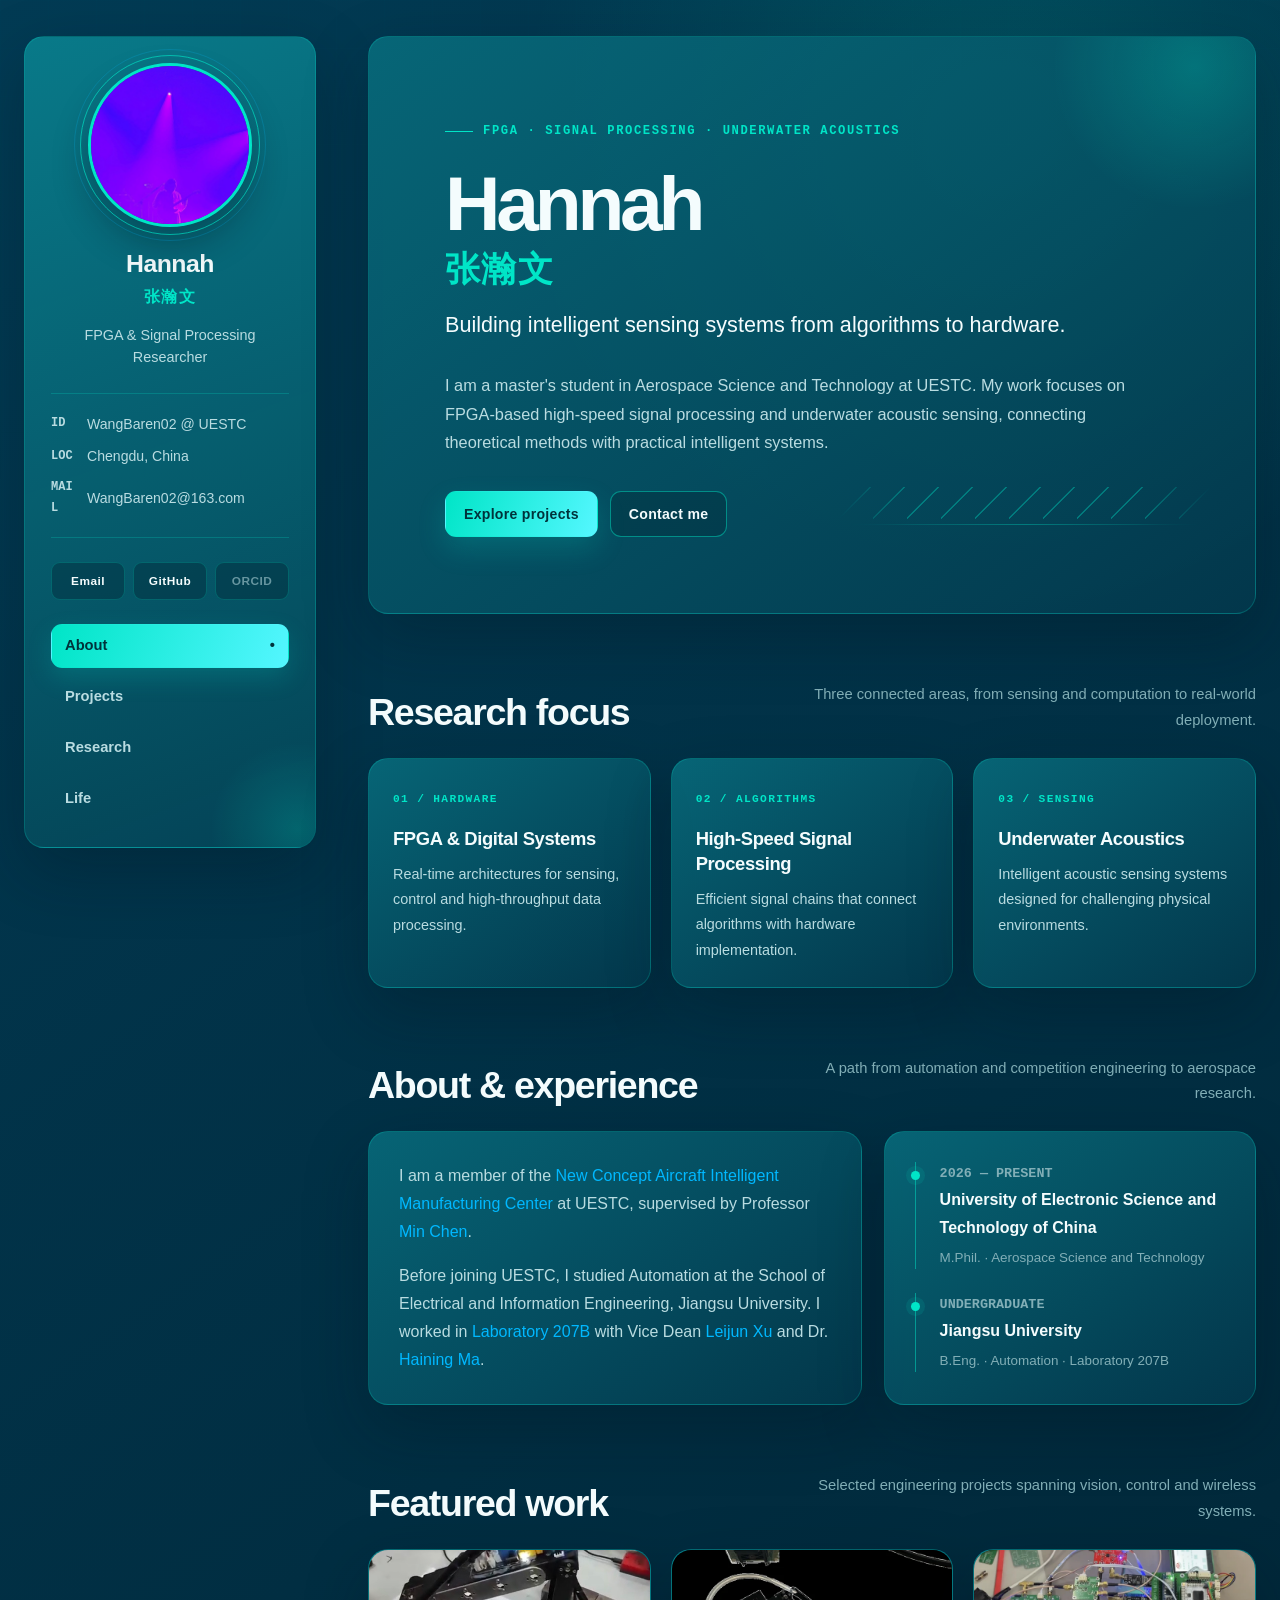
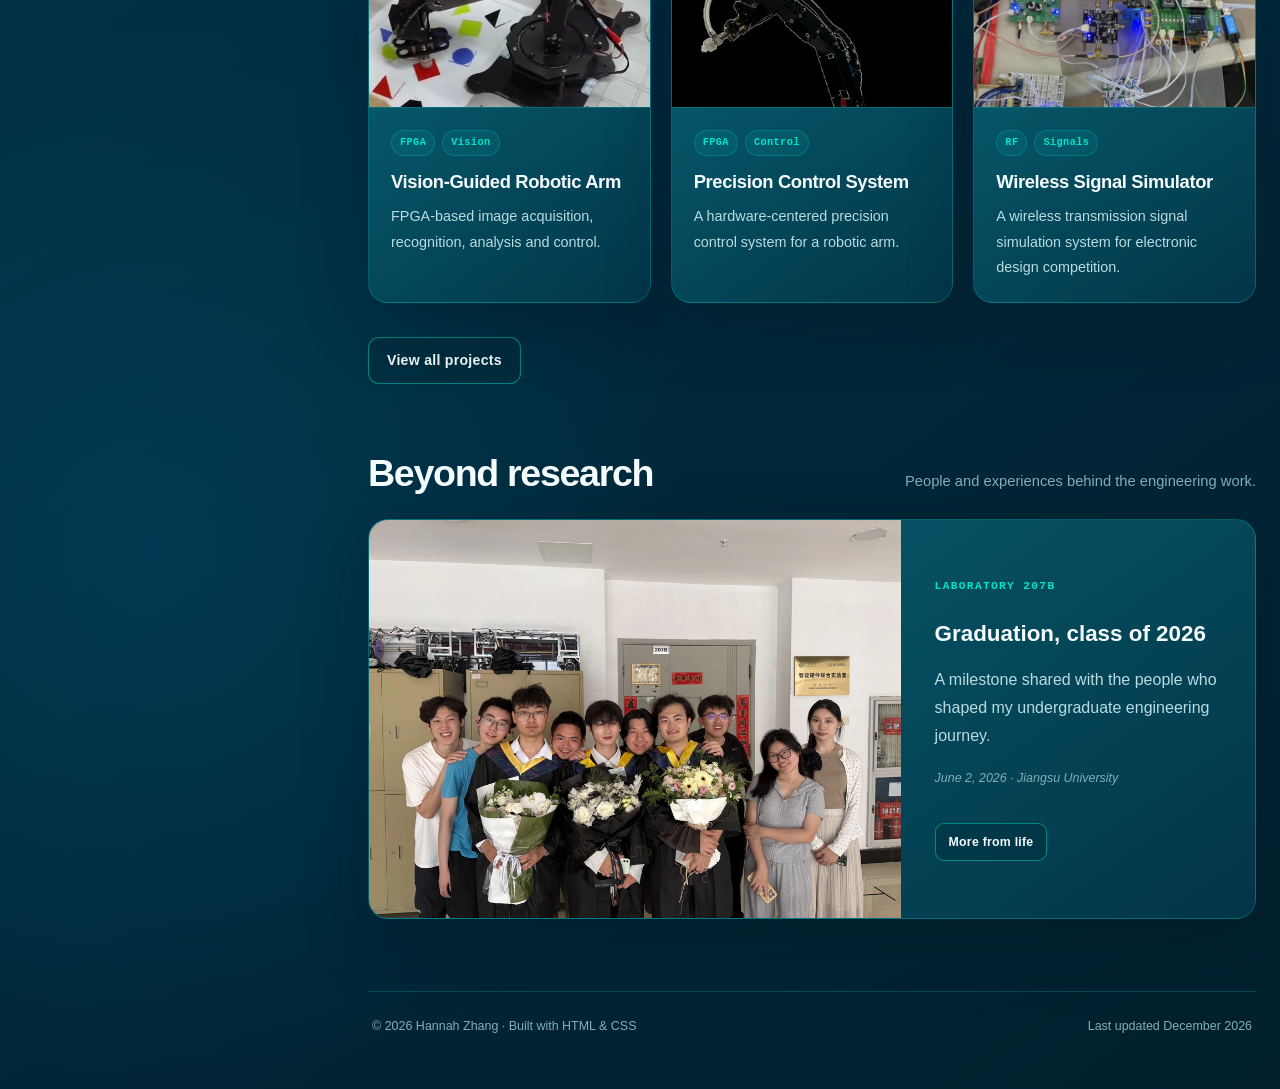
<file: index.html>
<!doctype html>
<html lang="en">
<head>
    <meta charset="utf-8">
    <meta name="viewport" content="width=device-width, initial-scale=1">
    <meta name="description" content="Hannah Zhang's academic homepage: FPGA systems, high-speed signal processing and underwater acoustics.">
    <meta name="theme-color" content="#023b54">
    <meta property="og:title" content="Hannah Zhang | FPGA & Signal Processing">
    <meta property="og:description" content="Research, engineering projects and selected interests from Hannah Zhang.">
    <meta property="og:type" content="website">
    <meta property="og:url" content="https://wangbaren02.github.io/">
    <meta property="og:image" content="https://wangbaren02.github.io/figure/Hannah.jpg">
    <link rel="canonical" href="https://wangbaren02.github.io/">
    <link rel="icon" type="image/jpeg" href="figure/Hannah.jpg">
    <link rel="stylesheet" href="assets/css/site.css">
    <script src="assets/js/site.js" defer></script>
    <title>Hannah Zhang | FPGA & Signal Processing</title>
</head>
<body>
    <a class="skip-link" href="#main-content">Skip to content</a>

    <div class="site-shell">
        <aside class="sidebar" aria-label="Profile and site navigation">
            <div class="profile">
                <div class="avatar-wrap">
                    <img class="avatar" src="figure/Hannah.jpg" decoding="async" fetchpriority="high" alt="Hannah Zhang's purple-toned profile image">
                </div>
                <h2 class="profile-name">Hannah</h2>
                <p class="profile-name-cn" lang="zh-CN">张瀚文</p>
                <p class="profile-role">FPGA &amp; Signal Processing Researcher</p>
            </div>

            <div class="sidebar-details">
                <ul class="profile-meta">
                    <li><span class="meta-mark" aria-hidden="true">ID</span><span>WangBaren02 @ UESTC</span></li>
                    <li><span class="meta-mark" aria-hidden="true">LOC</span><span>Chengdu, China</span></li>
                    <li><span class="meta-mark" aria-hidden="true">MAIL</span><a href="mailto:WangBaren02@163.com">WangBaren02@163.com</a></li>
                </ul>

                <div class="social-row" aria-label="External profiles">
                    <a class="social-link" href="mailto:WangBaren02@163.com">Email</a>
                    <a class="social-link" href="https://github.com/WangBaren02" target="_blank" rel="noopener noreferrer">GitHub</a>
                    <span class="social-link is-disabled" aria-disabled="true" title="ORCID profile will be added later">ORCID</span>
                </div>

                <nav class="navigation" aria-label="Primary navigation">
                    <a class="active" href="index.html" aria-current="page">About</a>
                    <a href="projects.html">Projects</a>
                    <a href="research.html">Research</a>
                    <a href="life.html">Life</a>
                </nav>
            </div>
        </aside>

        <main class="content" id="main-content">
            <header class="hero">
                <p class="eyebrow">FPGA · Signal Processing · Underwater Acoustics</p>
                <h1>Hannah <span lang="zh-CN">张瀚文</span></h1>
                <p class="hero-lead">Building intelligent sensing systems from algorithms to hardware.</p>
                <p class="hero-copy">
                    I am a master's student in Aerospace Science and Technology at UESTC. My work focuses on
                    FPGA-based high-speed signal processing and underwater acoustic sensing, connecting
                    theoretical methods with practical intelligent systems.
                </p>
                <div class="hero-actions">
                    <a class="button" href="projects.html">Explore projects</a>
                    <a class="button secondary" href="mailto:WangBaren02@163.com">Contact me</a>
                </div>
            </header>

            <section class="section" aria-labelledby="focus-title">
                <div class="section-heading">
                    <h2 id="focus-title">Research focus</h2>
                    <p>Three connected areas, from sensing and computation to real-world deployment.</p>
                </div>
                <div class="focus-grid">
                    <article class="card focus-card">
                        <span class="card-index">01 / Hardware</span>
                        <h3>FPGA &amp; Digital Systems</h3>
                        <p>Real-time architectures for sensing, control and high-throughput data processing.</p>
                    </article>
                    <article class="card focus-card">
                        <span class="card-index">02 / Algorithms</span>
                        <h3>High-Speed Signal Processing</h3>
                        <p>Efficient signal chains that connect algorithms with hardware implementation.</p>
                    </article>
                    <article class="card focus-card">
                        <span class="card-index">03 / Sensing</span>
                        <h3>Underwater Acoustics</h3>
                        <p>Intelligent acoustic sensing systems designed for challenging physical environments.</p>
                    </article>
                </div>
            </section>

            <section class="section" aria-labelledby="about-title">
                <div class="section-heading">
                    <h2 id="about-title">About &amp; experience</h2>
                    <p>A path from automation and competition engineering to aerospace research.</p>
                </div>
                <div class="about-grid">
                    <div class="card about-copy">
                        <p>
                            I am a member of the
                            <a href="https://www.iaa.uestc.edu.cn/info/1049/5907.htm" target="_blank" rel="noopener noreferrer">New Concept Aircraft Intelligent Manufacturing Center</a>
                            at UESTC, supervised by Professor
                            <a href="https://www.iaa.uestc.edu.cn/info/1089/4755.htm" target="_blank" rel="noopener noreferrer">Min Chen</a>.
                        </p>
                        <p>
                            Before joining UESTC, I studied Automation at the School of Electrical and Information
                            Engineering, Jiangsu University. I worked in
                            <a href="https://207b-eie-ujs.github.io/" target="_blank" rel="noopener noreferrer">Laboratory 207B</a>
                            with Vice Dean
                            <a href="https://eie.ujs.edu.cn/info/1149/13433.htm" target="_blank" rel="noopener noreferrer">Leijun Xu</a>
                            and Dr.
                            <a href="http://dqxnfz.ujs.edu.cn/t/8.html" target="_blank" rel="noopener noreferrer">Haining Ma</a>.
                        </p>
                    </div>
                    <div class="card timeline-wrap">
                        <div class="timeline">
                            <article class="timeline-item">
                                <p class="timeline-year">2026 — PRESENT</p>
                                <h3>University of Electronic Science and Technology of China</h3>
                                <p>M.Phil. · Aerospace Science and Technology</p>
                            </article>
                            <article class="timeline-item">
                                <p class="timeline-year">UNDERGRADUATE</p>
                                <h3>Jiangsu University</h3>
                                <p>B.Eng. · Automation · Laboratory 207B</p>
                            </article>
                        </div>
                    </div>
                </div>
            </section>

            <section class="section" aria-labelledby="featured-title">
                <div class="section-heading">
                    <h2 id="featured-title">Featured work</h2>
                    <p>Selected engineering projects spanning vision, control and wireless systems.</p>
                </div>
                <div class="featured-grid">
                    <article class="card featured-card">
                        <div class="featured-media">
                            <img class="featured-image" src="figure/c6.png" loading="lazy" decoding="async" alt="FPGA vision-guided robotic arm project">
                        </div>
                        <div class="featured-body">
                            <div class="featured-meta"><span class="tag">FPGA</span><span class="tag">Vision</span></div>
                            <h3>Vision-Guided Robotic Arm</h3>
                            <p>FPGA-based image acquisition, recognition, analysis and control.</p>
                        </div>
                    </article>
                    <article class="card featured-card">
                        <div class="featured-media">
                            <img class="featured-image" src="figure/c3-886.webp"
                                 srcset="figure/c3-720.webp 720w, figure/c3-886.webp 886w"
                                 sizes="(max-width: 760px) 100vw, 33vw"
                                 loading="lazy" decoding="async"
                                 alt="FPGA precision robotic arm control project">
                        </div>
                        <div class="featured-body">
                            <div class="featured-meta"><span class="tag">FPGA</span><span class="tag">Control</span></div>
                            <h3>Precision Control System</h3>
                            <p>A hardware-centered precision control system for a robotic arm.</p>
                        </div>
                    </article>
                    <article class="card featured-card">
                        <div class="featured-media">
                            <img class="featured-image" src="figure/c2-1200.webp"
                                 srcset="figure/c2-720.webp 720w, figure/c2-1200.webp 1200w"
                                 sizes="(max-width: 760px) 100vw, 33vw"
                                 loading="lazy" decoding="async"
                                 alt="Wireless transmission signal simulation project">
                        </div>
                        <div class="featured-body">
                            <div class="featured-meta"><span class="tag">RF</span><span class="tag">Signals</span></div>
                            <h3>Wireless Signal Simulator</h3>
                            <p>A wireless transmission signal simulation system for electronic design competition.</p>
                        </div>
                    </article>
                </div>
                <div class="hero-actions">
                    <a class="button secondary" href="projects.html">View all projects</a>
                </div>
            </section>

            <section class="section" aria-labelledby="beyond-title">
                <div class="section-heading">
                    <h2 id="beyond-title">Beyond research</h2>
                    <p>People and experiences behind the engineering work.</p>
                </div>
                <article class="card photo-feature">
                    <a href="https://207b-eie-ujs.github.io/" target="_blank" rel="noopener noreferrer">
                        <img src="figure/graduation_2026-1800.webp"
                             srcset="figure/graduation_2026-960.webp 960w, figure/graduation_2026-1800.webp 1800w"
                             sizes="(max-width: 900px) 100vw, 60vw"
                             loading="lazy" decoding="async"
                             alt="Graduation photo of Laboratory 207B's class of 2026">
                    </a>
                    <div class="photo-feature-copy">
                        <span class="card-index">LABORATORY 207B</span>
                        <h3>Graduation, class of 2026</h3>
                        <p>A milestone shared with the people who shaped my undergraduate engineering journey.</p>
                        <p class="photo-caption">June 2, 2026 · Jiangsu University</p>
                        <div class="card-actions">
                            <a class="button small secondary" href="life.html">More from life</a>
                        </div>
                    </div>
                </article>
            </section>

            <footer class="site-footer">
                <p>© <span data-current-year>2026</span> Hannah Zhang · Built with HTML &amp; CSS</p>
                <p>Last updated <time data-last-updated>July 2026</time></p>
            </footer>
        </main>
    </div>
</body>
</html>
</file>
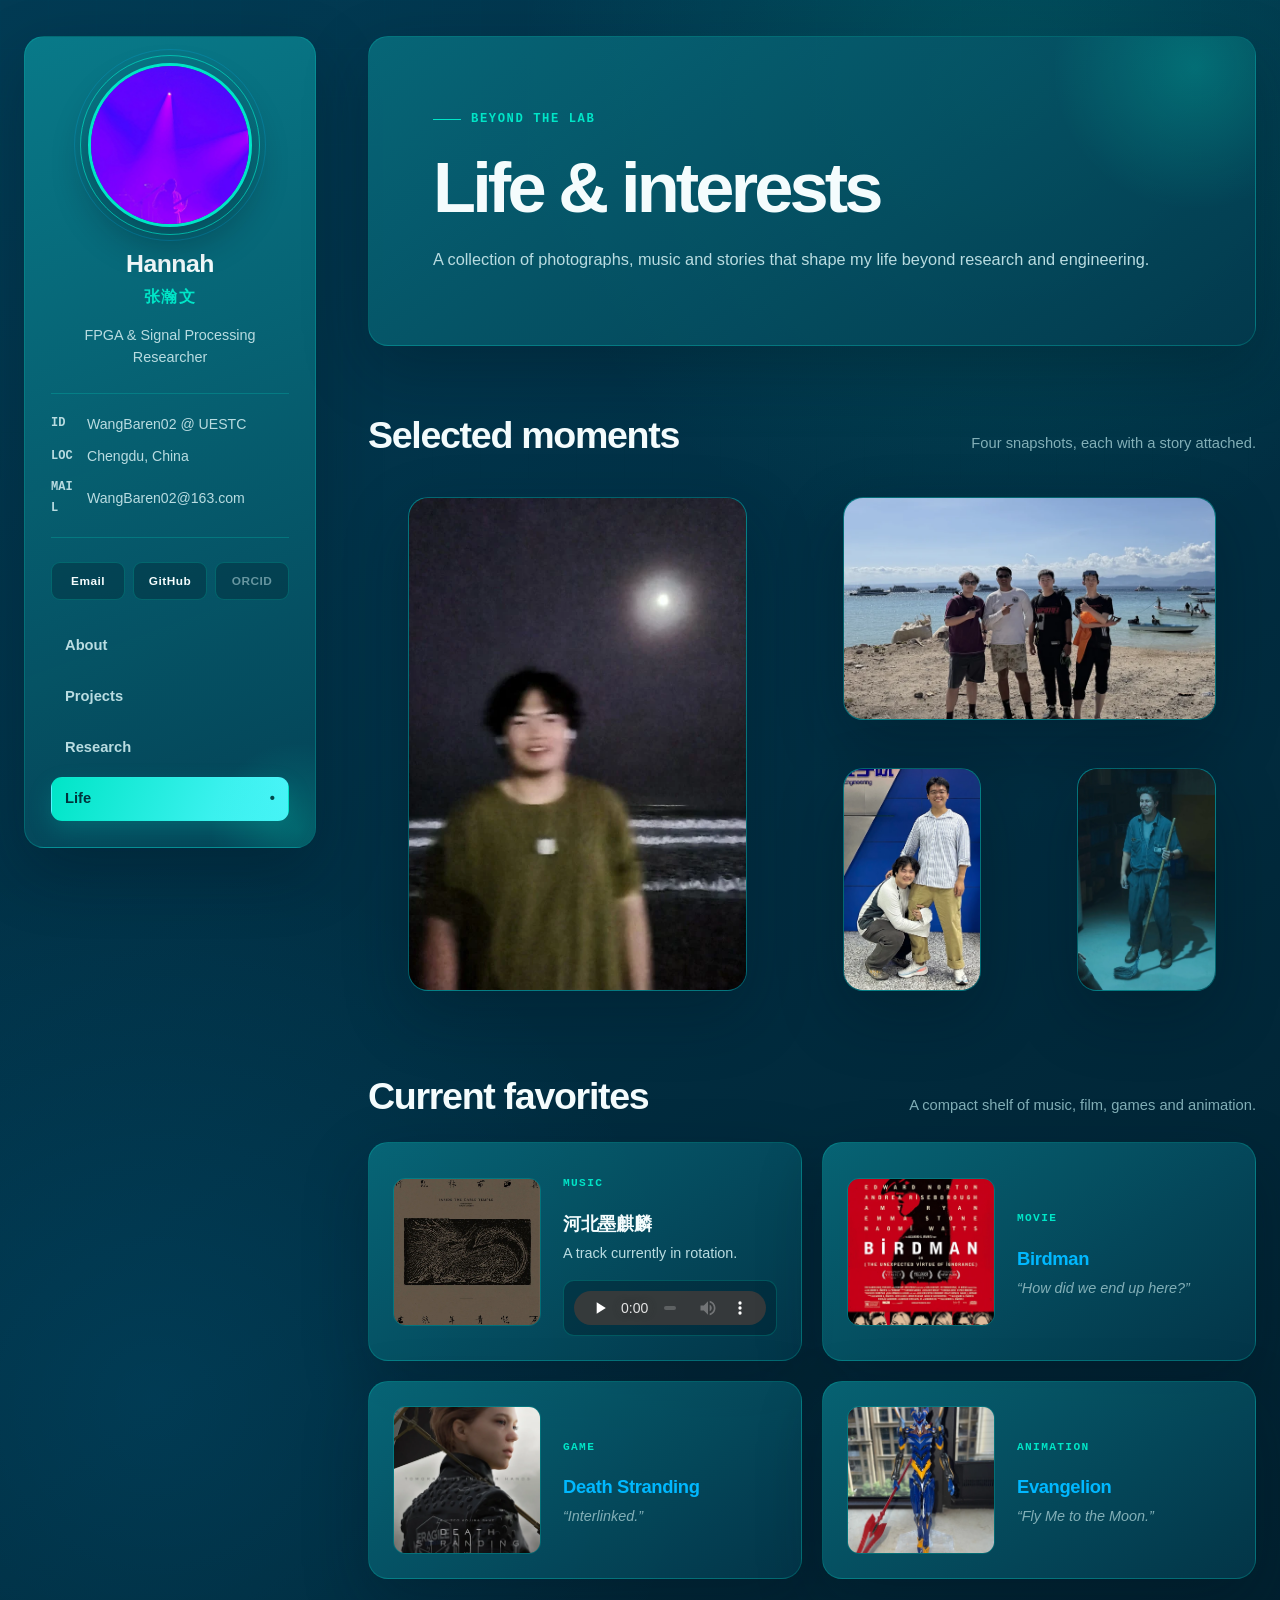
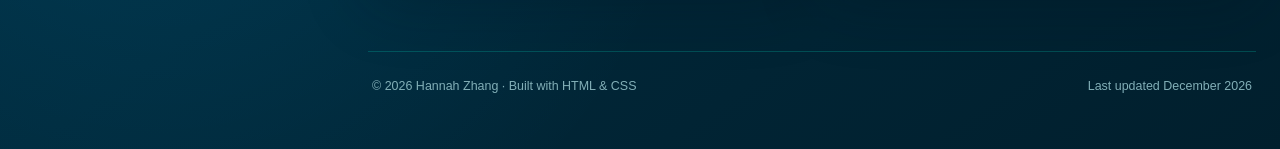
<file: life.html>
<!doctype html>
<html lang="en">
<head>
    <meta charset="utf-8">
    <meta name="viewport" content="width=device-width, initial-scale=1">
    <meta name="description" content="Photography, music, film, games and animation enjoyed by Hannah Zhang beyond research.">
    <meta name="theme-color" content="#023b54">
    <meta property="og:title" content="Life & Interests | Hannah Zhang">
    <meta property="og:description" content="A personal collection of photographs, music, stories and favorite media.">
    <meta property="og:type" content="website">
    <meta property="og:url" content="https://wangbaren02.github.io/life.html">
    <meta property="og:image" content="https://wangbaren02.github.io/figure/photo_1.png">
    <link rel="canonical" href="https://wangbaren02.github.io/life.html">
    <link rel="icon" type="image/jpeg" href="figure/Hannah.jpg">
    <link rel="stylesheet" href="assets/css/site.css?v=20260724-2">
    <script src="assets/js/site.js" defer></script>
    <title>Life &amp; Interests | Hannah Zhang</title>
</head>
<body>
    <a class="skip-link" href="#main-content">Skip to content</a>

    <div class="site-shell">
        <aside class="sidebar" aria-label="Profile and site navigation">
            <div class="profile">
                <div class="avatar-wrap">
                    <img class="avatar" src="figure/Hannah.jpg" decoding="async" fetchpriority="high" alt="Hannah Zhang's purple-toned profile image">
                </div>
                <h2 class="profile-name">Hannah</h2>
                <p class="profile-name-cn" lang="zh-CN">张瀚文</p>
                <p class="profile-role">FPGA &amp; Signal Processing Researcher</p>
            </div>

            <div class="sidebar-details">
                <ul class="profile-meta">
                    <li><span class="meta-mark" aria-hidden="true">ID</span><span>WangBaren02 @ UESTC</span></li>
                    <li><span class="meta-mark" aria-hidden="true">LOC</span><span>Chengdu, China</span></li>
                    <li><span class="meta-mark" aria-hidden="true">MAIL</span><a href="mailto:WangBaren02@163.com">WangBaren02@163.com</a></li>
                </ul>

                <div class="social-row" aria-label="External profiles">
                    <a class="social-link" href="mailto:WangBaren02@163.com">Email</a>
                    <a class="social-link" href="https://github.com/WangBaren02" target="_blank" rel="noopener noreferrer">GitHub</a>
                    <span class="social-link is-disabled" aria-disabled="true" title="ORCID profile will be added later">ORCID</span>
                </div>

                <nav class="navigation" aria-label="Primary navigation">
                    <a href="index.html">About</a>
                    <a href="projects.html">Projects</a>
                    <a href="research.html">Research</a>
                    <a class="active" href="life.html" aria-current="page">Life</a>
                </nav>
            </div>
        </aside>

        <main class="content" id="main-content">
            <header class="page-header">
                <p class="eyebrow">Beyond the Lab</p>
                <h1>Life &amp; interests</h1>
                <p class="page-intro">
                    A collection of photographs, music and stories that shape my life beyond research and
                    engineering.
                </p>
            </header>

            <section class="section" aria-labelledby="photos-title">
                <div class="section-heading">
                    <h2 id="photos-title">Selected moments</h2>
                    <p>Four snapshots, each with a story attached.</p>
                </div>
                <div class="photo-mosaic">
                    <figure class="card photo-card">
                        <img src="figure/photo_1-1079.webp"
                             srcset="figure/photo_1-640.webp 640w, figure/photo_1-1079.webp 1079w"
                             sizes="(max-width: 680px) 100vw, 45vw"
                             loading="lazy" decoding="async"
                             alt="Hannah photographed with the moon">
                        <figcaption>I was captured with my favorite moon.</figcaption>
                    </figure>
                    <figure class="card photo-card">
                        <img src="figure/nusa_penida-1600.webp"
                             srcset="figure/nusa_penida-800.webp 800w, figure/nusa_penida-1600.webp 1600w"
                             sizes="(max-width: 680px) 100vw, 45vw"
                             loading="lazy" decoding="async"
                             alt="Hannah and friends on the coast of Nusa Penida">
                        <figcaption>With my homies on Nusa Penida.</figcaption>
                    </figure>
                    <figure class="card photo-card">
                        <img src="figure/photo_2-1138.webp"
                             srcset="figure/photo_2-640.webp 640w, figure/photo_2-1138.webp 1138w"
                             sizes="(max-width: 680px) 100vw, 24vw"
                             loading="lazy" decoding="async"
                             alt="A shared moment with Junsen Chen">
                        <figcaption>Ride on Junsen Chen's coattails.</figcaption>
                    </figure>
                    <figure class="card photo-card">
                        <img src="figure/photo_3-640.webp" loading="lazy" decoding="async" alt="Encounter with an Ahti character display">
                        <figcaption>Ran into Ahti in Alan Wake 2.</figcaption>
                    </figure>
                </div>
            </section>

            <section class="section" aria-labelledby="interests-title">
                <div class="section-heading">
                    <h2 id="interests-title">Current favorites</h2>
                    <p>A compact shelf of music, film, games and animation.</p>
                </div>
                <div class="interest-grid">
                    <article class="card interest-card">
                        <img class="interest-image" src="figure/song_poster-580.webp" loading="lazy" decoding="async" alt="Cover art for the song 河北墨麒麟">
                        <div>
                            <span class="interest-type">Music</span>
                            <h2 lang="zh-CN">河北墨麒麟</h2>
                            <p>A track currently in rotation.</p>
                            <div class="audio-wrap">
                                <audio controls preload="none" src="hbmql.mp3">
                                    Your browser does not support audio playback.
                                </audio>
                            </div>
                        </div>
                    </article>

                    <article class="card interest-card">
                        <a href="https://www.netflix.com/hk/title/80000643" target="_blank" rel="noopener noreferrer">
                            <img class="interest-image" src="figure/movie-600.webp" loading="lazy" decoding="async" alt="Poster for the film Birdman">
                        </a>
                        <div>
                            <span class="interest-type">Movie</span>
                            <h2>
                                <a href="https://www.netflix.com/hk/title/80000643" target="_blank" rel="noopener noreferrer">Birdman</a>
                            </h2>
                            <p class="interest-quote">“How did we end up here?”</p>
                        </div>
                    </article>

                    <article class="card interest-card">
                        <a href="https://deathstrandingpc.505games.com/zh-hans/" target="_blank" rel="noopener noreferrer">
                            <img class="interest-image" src="figure/fragile-600.webp" loading="lazy" decoding="async" alt="Fragile from the game Death Stranding">
                        </a>
                        <div>
                            <span class="interest-type">Game</span>
                            <h2>
                                <a href="https://deathstrandingpc.505games.com/zh-hans/" target="_blank" rel="noopener noreferrer">Death Stranding</a>
                            </h2>
                            <p class="interest-quote">“Interlinked.”</p>
                        </div>
                    </article>

                    <article class="card interest-card">
                        <a href="https://www.bilibili.com/bangumi/play/ep115057" target="_blank" rel="noopener noreferrer">
                            <img class="interest-image" src="figure/EVA-04-600.webp" loading="lazy" decoding="async" alt="EVA-04 from Neon Genesis Evangelion">
                        </a>
                        <div>
                            <span class="interest-type">Animation</span>
                            <h2>
                                <a href="https://www.bilibili.com/bangumi/play/ep115057" target="_blank" rel="noopener noreferrer">Evangelion</a>
                            </h2>
                            <p class="interest-quote">“Fly Me to the Moon.”</p>
                        </div>
                    </article>
                </div>
            </section>

            <footer class="site-footer">
                <p>© <span data-current-year>2026</span> Hannah Zhang · Built with HTML &amp; CSS</p>
                <p>Last updated <time data-last-updated>July 2026</time></p>
            </footer>
        </main>
    </div>
</body>
</html>
</file>
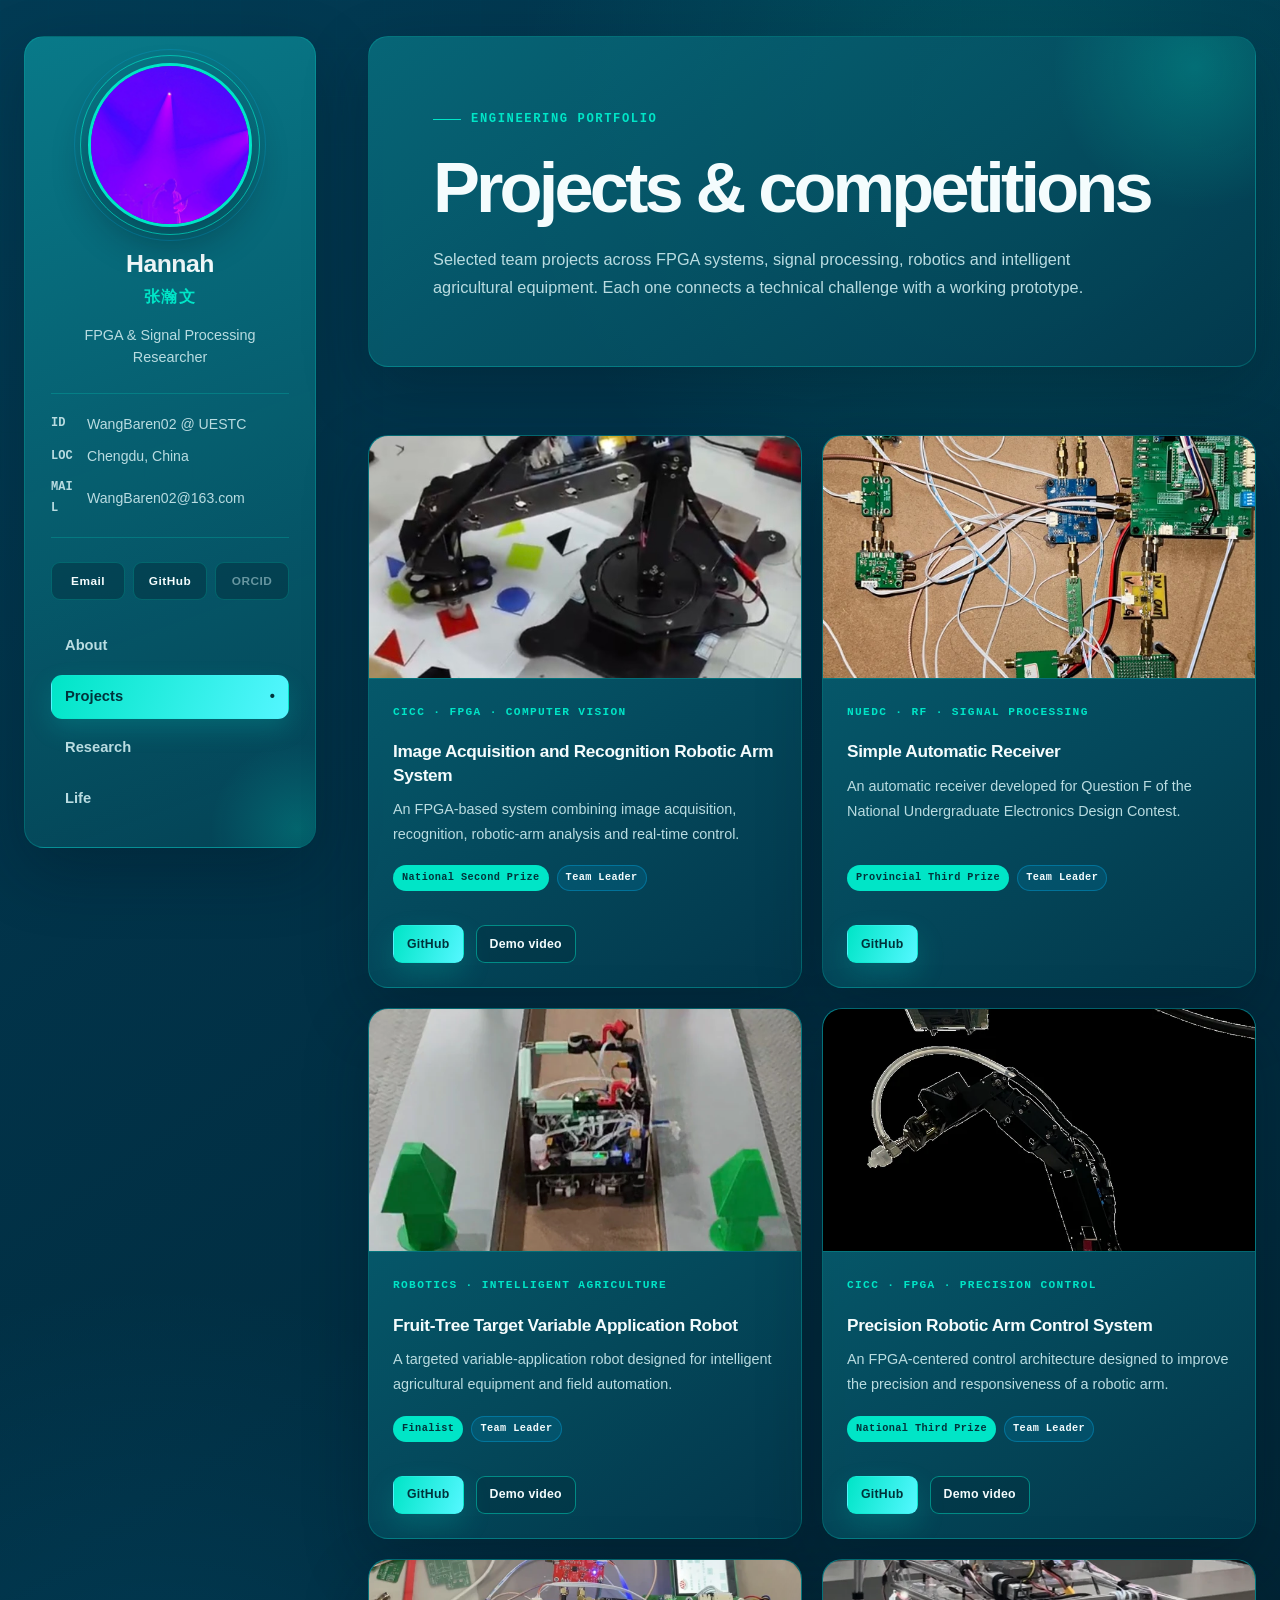
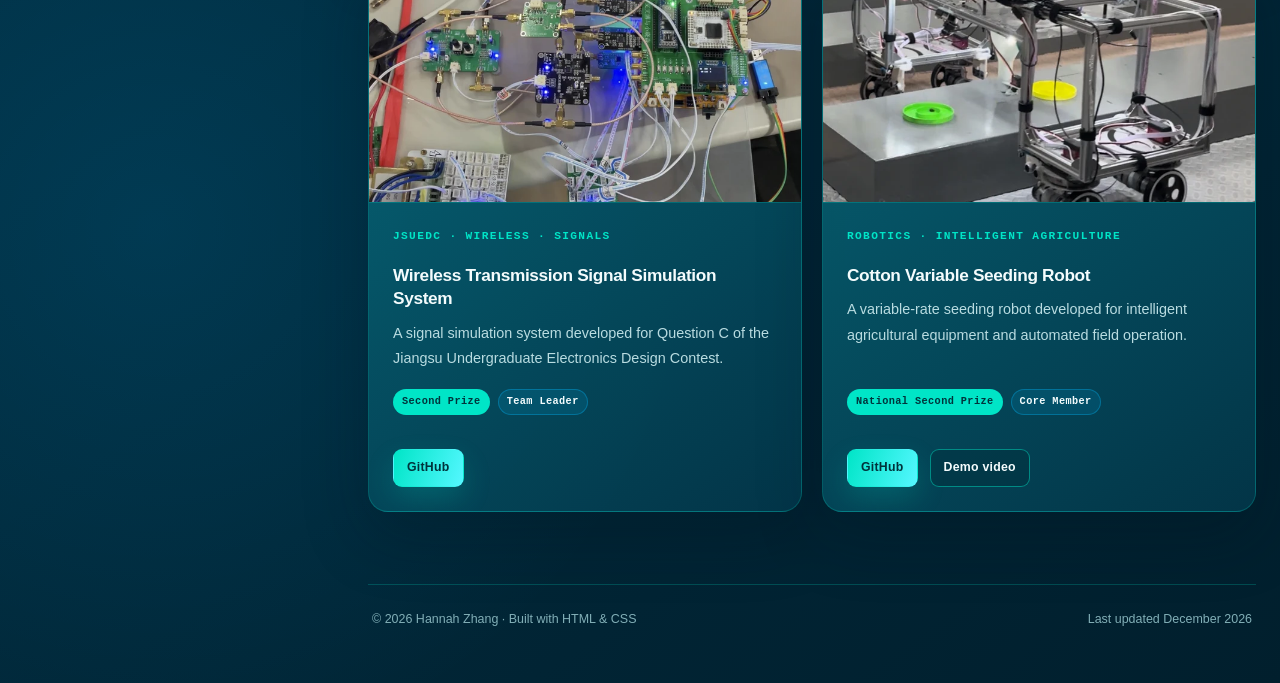
<file: projects.html>
<!doctype html>
<html lang="en">
<head>
    <meta charset="utf-8">
    <meta name="viewport" content="width=device-width, initial-scale=1">
    <meta name="description" content="Selected FPGA, robotics, signal processing and intelligent agriculture projects by Hannah Zhang.">
    <meta name="theme-color" content="#023b54">
    <meta property="og:title" content="Projects | Hannah Zhang">
    <meta property="og:description" content="Competition engineering and research-oriented hardware projects by Hannah Zhang.">
    <meta property="og:type" content="website">
    <meta property="og:url" content="https://wangbaren02.github.io/projects.html">
    <meta property="og:image" content="https://wangbaren02.github.io/figure/c6.png">
    <link rel="canonical" href="https://wangbaren02.github.io/projects.html">
    <link rel="icon" type="image/jpeg" href="figure/Hannah.jpg">
    <link rel="stylesheet" href="assets/css/site.css">
    <script src="assets/js/site.js" defer></script>
    <title>Projects | Hannah Zhang</title>
</head>
<body>
    <a class="skip-link" href="#main-content">Skip to content</a>

    <div class="site-shell">
        <aside class="sidebar" aria-label="Profile and site navigation">
            <div class="profile">
                <div class="avatar-wrap">
                    <img class="avatar" src="figure/Hannah.jpg" decoding="async" fetchpriority="high" alt="Hannah Zhang's purple-toned profile image">
                </div>
                <h2 class="profile-name">Hannah</h2>
                <p class="profile-name-cn" lang="zh-CN">张瀚文</p>
                <p class="profile-role">FPGA &amp; Signal Processing Researcher</p>
            </div>

            <div class="sidebar-details">
                <ul class="profile-meta">
                    <li><span class="meta-mark" aria-hidden="true">ID</span><span>WangBaren02 @ UESTC</span></li>
                    <li><span class="meta-mark" aria-hidden="true">LOC</span><span>Chengdu, China</span></li>
                    <li><span class="meta-mark" aria-hidden="true">MAIL</span><a href="mailto:WangBaren02@163.com">WangBaren02@163.com</a></li>
                </ul>

                <div class="social-row" aria-label="External profiles">
                    <a class="social-link" href="mailto:WangBaren02@163.com">Email</a>
                    <a class="social-link" href="https://github.com/WangBaren02" target="_blank" rel="noopener noreferrer">GitHub</a>
                    <span class="social-link is-disabled" aria-disabled="true" title="ORCID profile will be added later">ORCID</span>
                </div>

                <nav class="navigation" aria-label="Primary navigation">
                    <a href="index.html">About</a>
                    <a class="active" href="projects.html" aria-current="page">Projects</a>
                    <a href="research.html">Research</a>
                    <a href="life.html">Life</a>
                </nav>
            </div>
        </aside>

        <main class="content" id="main-content">
            <header class="page-header">
                <p class="eyebrow">Engineering Portfolio</p>
                <h1>Projects &amp; competitions</h1>
                <p class="page-intro">
                    Selected team projects across FPGA systems, signal processing, robotics and intelligent
                    agricultural equipment. Each one connects a technical challenge with a working prototype.
                </p>
            </header>

            <section class="section" aria-label="Project list">
                <div class="project-grid">
                    <article class="card project-card">
                        <div class="project-media">
                            <img class="project-image" src="figure/c6.png" loading="lazy" decoding="async" alt="FPGA image acquisition and robotic arm control system">
                        </div>
                        <div class="project-body">
                            <span class="project-kicker">CICC · FPGA · Computer Vision</span>
                            <h2>
                                <a href="http://univ.ciciec.com/nd.jsp?id=899#_jcp=1" target="_blank" rel="noopener noreferrer">
                                    Image Acquisition and Recognition Robotic Arm System
                                </a>
                            </h2>
                            <p class="project-summary">
                                An FPGA-based system combining image acquisition, recognition, robotic-arm analysis
                                and real-time control.
                            </p>
                            <div class="project-outcome">
                                <span class="award-badge">National Second Prize</span>
                                <span class="role-badge">Team Leader</span>
                            </div>
                            <div class="card-actions">
                                <a class="button small" href="https://github.com/WangBaren02/Image-acquisition-and-recognition-robotic-arm-analysis-and-control-system-based-on-FPGA" target="_blank" rel="noopener noreferrer">GitHub</a>
                                <a class="button small secondary" href="https://www.bilibili.com/video/BV1e1ybBnE92" target="_blank" rel="noopener noreferrer">Demo video</a>
                            </div>
                        </div>
                    </article>

                    <article class="card project-card">
                        <div class="project-media">
                            <img class="project-image" src="figure/c5-595.webp" loading="lazy" decoding="async" alt="Automatic receiver developed for an electronics design contest">
                        </div>
                        <div class="project-body">
                            <span class="project-kicker">NUEDC · RF · Signal Processing</span>
                            <h2>
                                <a href="https://res.nuedc-training.com.cn/topic/2025/topic_125.html" target="_blank" rel="noopener noreferrer">
                                    Simple Automatic Receiver
                                </a>
                            </h2>
                            <p class="project-summary">
                                An automatic receiver developed for Question F of the National Undergraduate
                                Electronics Design Contest.
                            </p>
                            <div class="project-outcome">
                                <span class="award-badge">Provincial Third Prize</span>
                                <span class="role-badge">Team Leader</span>
                            </div>
                            <div class="card-actions">
                                <a class="button small" href="https://github.com/WangBaren02/Simple-automatic-receiver" target="_blank" rel="noopener noreferrer">GitHub</a>
                            </div>
                        </div>
                    </article>

                    <article class="card project-card">
                        <div class="project-media">
                            <img class="project-image" src="figure/c4-982.webp"
                                 srcset="figure/c4-720.webp 720w, figure/c4-982.webp 982w"
                                 sizes="(max-width: 760px) 100vw, 50vw"
                                 loading="lazy" decoding="async"
                                 alt="Fruit-tree target variable application robot">
                        </div>
                        <div class="project-body">
                            <span class="project-kicker">Robotics · Intelligent Agriculture</span>
                            <h2>
                                <a href="https://uiaec.ujs.edu.cn/news_show.php?id=215" target="_blank" rel="noopener noreferrer">
                                    Fruit-Tree Target Variable Application Robot
                                </a>
                            </h2>
                            <p class="project-summary">
                                A targeted variable-application robot designed for intelligent agricultural equipment
                                and field automation.
                            </p>
                            <div class="project-outcome">
                                <span class="award-badge">Finalist</span>
                                <span class="role-badge">Team Leader</span>
                            </div>
                            <div class="card-actions">
                                <a class="button small" href="https://github.com/WangBaren02/Fruit-tree-target-variable-application-robot" target="_blank" rel="noopener noreferrer">GitHub</a>
                                <a class="button small secondary" href="https://www.bilibili.com/video/BV1MZybBGE1s" target="_blank" rel="noopener noreferrer">Demo video</a>
                            </div>
                        </div>
                    </article>

                    <article class="card project-card">
                        <div class="project-media">
                            <img class="project-image" src="figure/c3-886.webp"
                                 srcset="figure/c3-720.webp 720w, figure/c3-886.webp 886w"
                                 sizes="(max-width: 760px) 100vw, 50vw"
                                 loading="lazy" decoding="async"
                                 alt="FPGA-based precision control system for a robotic arm">
                        </div>
                        <div class="project-body">
                            <span class="project-kicker">CICC · FPGA · Precision Control</span>
                            <h2>
                                <a href="http://univ.ciciec.com/nd.jsp?id=734#_jcp=1" target="_blank" rel="noopener noreferrer">
                                    Precision Robotic Arm Control System
                                </a>
                            </h2>
                            <p class="project-summary">
                                An FPGA-centered control architecture designed to improve the precision and
                                responsiveness of a robotic arm.
                            </p>
                            <div class="project-outcome">
                                <span class="award-badge">National Third Prize</span>
                                <span class="role-badge">Team Leader</span>
                            </div>
                            <div class="card-actions">
                                <a class="button small" href="https://github.com/WangBaren02/Design-of-a-Precision-Control-System-for-a-Robotic-Arm-Based-on-FPGA" target="_blank" rel="noopener noreferrer">GitHub</a>
                                <a class="button small secondary" href="https://www.bilibili.com/video/BV1LyyhBfEDv" target="_blank" rel="noopener noreferrer">Demo video</a>
                            </div>
                        </div>
                    </article>

                    <article class="card project-card">
                        <div class="project-media">
                            <img class="project-image" src="figure/c2-1200.webp"
                                 srcset="figure/c2-720.webp 720w, figure/c2-1200.webp 1200w"
                                 sizes="(max-width: 760px) 100vw, 50vw"
                                 loading="lazy" decoding="async"
                                 alt="Wireless transmission signal simulation system">
                        </div>
                        <div class="project-body">
                            <span class="project-kicker">JSUEDC · Wireless · Signals</span>
                            <h2>
                                <a href="https://res.nuedc-training.com.cn/topic/2024/topic_111.html" target="_blank" rel="noopener noreferrer">
                                    Wireless Transmission Signal Simulation System
                                </a>
                            </h2>
                            <p class="project-summary">
                                A signal simulation system developed for Question C of the Jiangsu Undergraduate
                                Electronics Design Contest.
                            </p>
                            <div class="project-outcome">
                                <span class="award-badge">Second Prize</span>
                                <span class="role-badge">Team Leader</span>
                            </div>
                            <div class="card-actions">
                                <a class="button small" href="https://github.com/WangBaren02/Wireless-Transmission-Signal-Simulate-System" target="_blank" rel="noopener noreferrer">GitHub</a>
                            </div>
                        </div>
                    </article>

                    <article class="card project-card">
                        <div class="project-media">
                            <img class="project-image" src="figure/c1-842.webp"
                                 srcset="figure/c1-720.webp 720w, figure/c1-842.webp 842w"
                                 sizes="(max-width: 760px) 100vw, 50vw"
                                 loading="lazy" decoding="async"
                                 alt="Cotton variable seeding robot">
                        </div>
                        <div class="project-body">
                            <span class="project-kicker">Robotics · Intelligent Agriculture</span>
                            <h2>
                                <a href="https://uiaec.ujs.edu.cn/news_show.php?id=190" target="_blank" rel="noopener noreferrer">
                                    Cotton Variable Seeding Robot
                                </a>
                            </h2>
                            <p class="project-summary">
                                A variable-rate seeding robot developed for intelligent agricultural equipment and
                                automated field operation.
                            </p>
                            <div class="project-outcome">
                                <span class="award-badge">National Second Prize</span>
                                <span class="role-badge">Core Member</span>
                            </div>
                            <div class="card-actions">
                                <a class="button small" href="https://github.com/WangBaren02/Cotton-Variable-Seeding-Robot" target="_blank" rel="noopener noreferrer">GitHub</a>
                                <a class="button small secondary" href="https://www.bilibili.com/video/BV1jCyhB8EZ5" target="_blank" rel="noopener noreferrer">Demo video</a>
                            </div>
                        </div>
                    </article>
                </div>
            </section>

            <footer class="site-footer">
                <p>© <span data-current-year>2026</span> Hannah Zhang · Built with HTML &amp; CSS</p>
                <p>Last updated <time data-last-updated>July 2026</time></p>
            </footer>
        </main>
    </div>
</body>
</html>
</file>
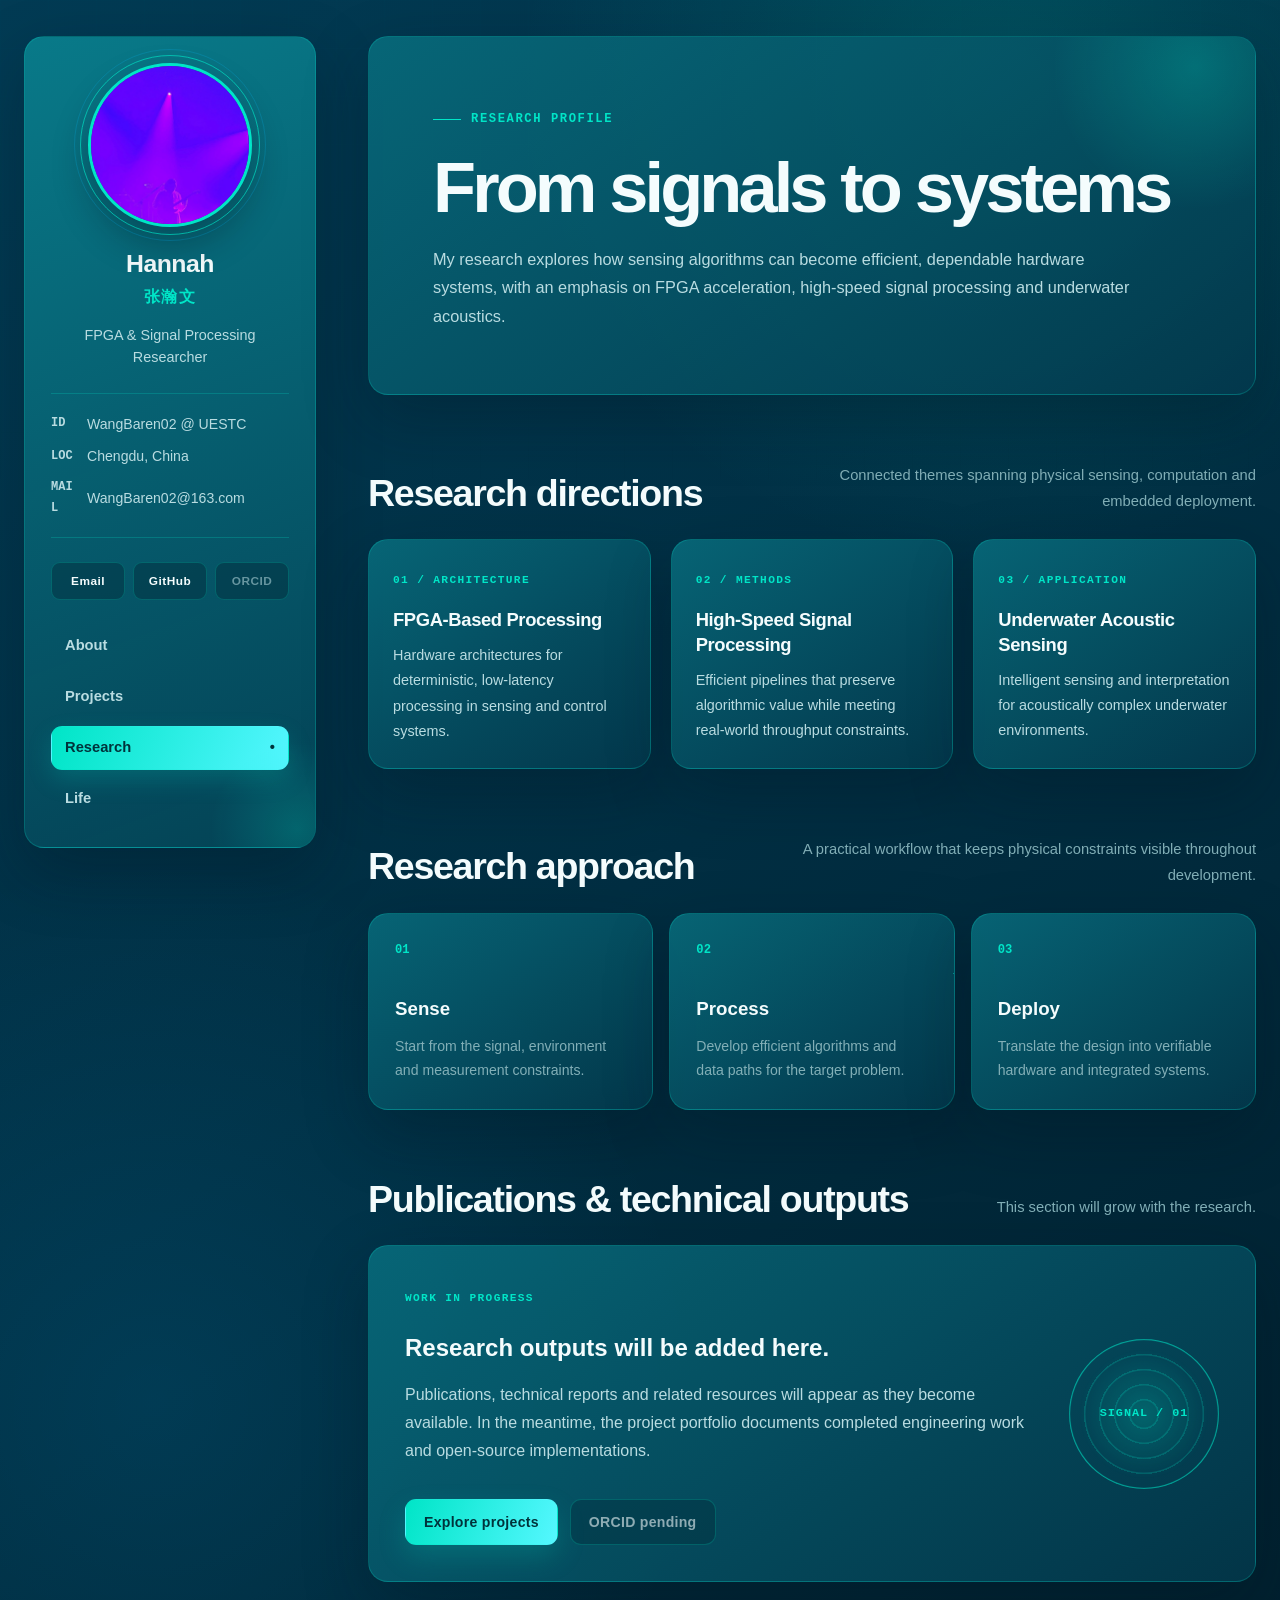
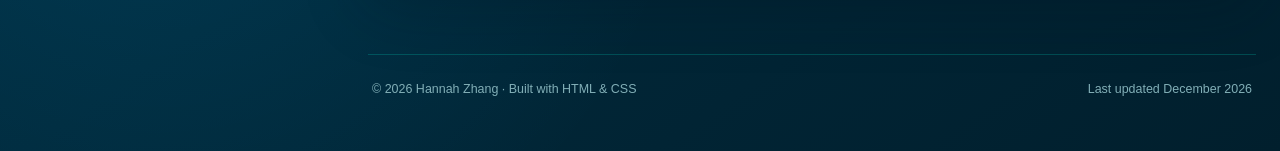
<file: publications.html>
<!doctype html>
<html lang="en">
<head>
    <meta charset="utf-8">
    <meta name="viewport" content="width=device-width, initial-scale=1">
    <meta http-equiv="refresh" content="0; url=research.html">
    <link rel="canonical" href="https://wangbaren02.github.io/research.html">
    <link rel="icon" type="image/jpeg" href="figure/Hannah.jpg">
    <title>Research | Hannah Zhang</title>
</head>
<body>
    <p>This page has moved to <a href="research.html">Research</a>.</p>
</body>
</html>
</file>
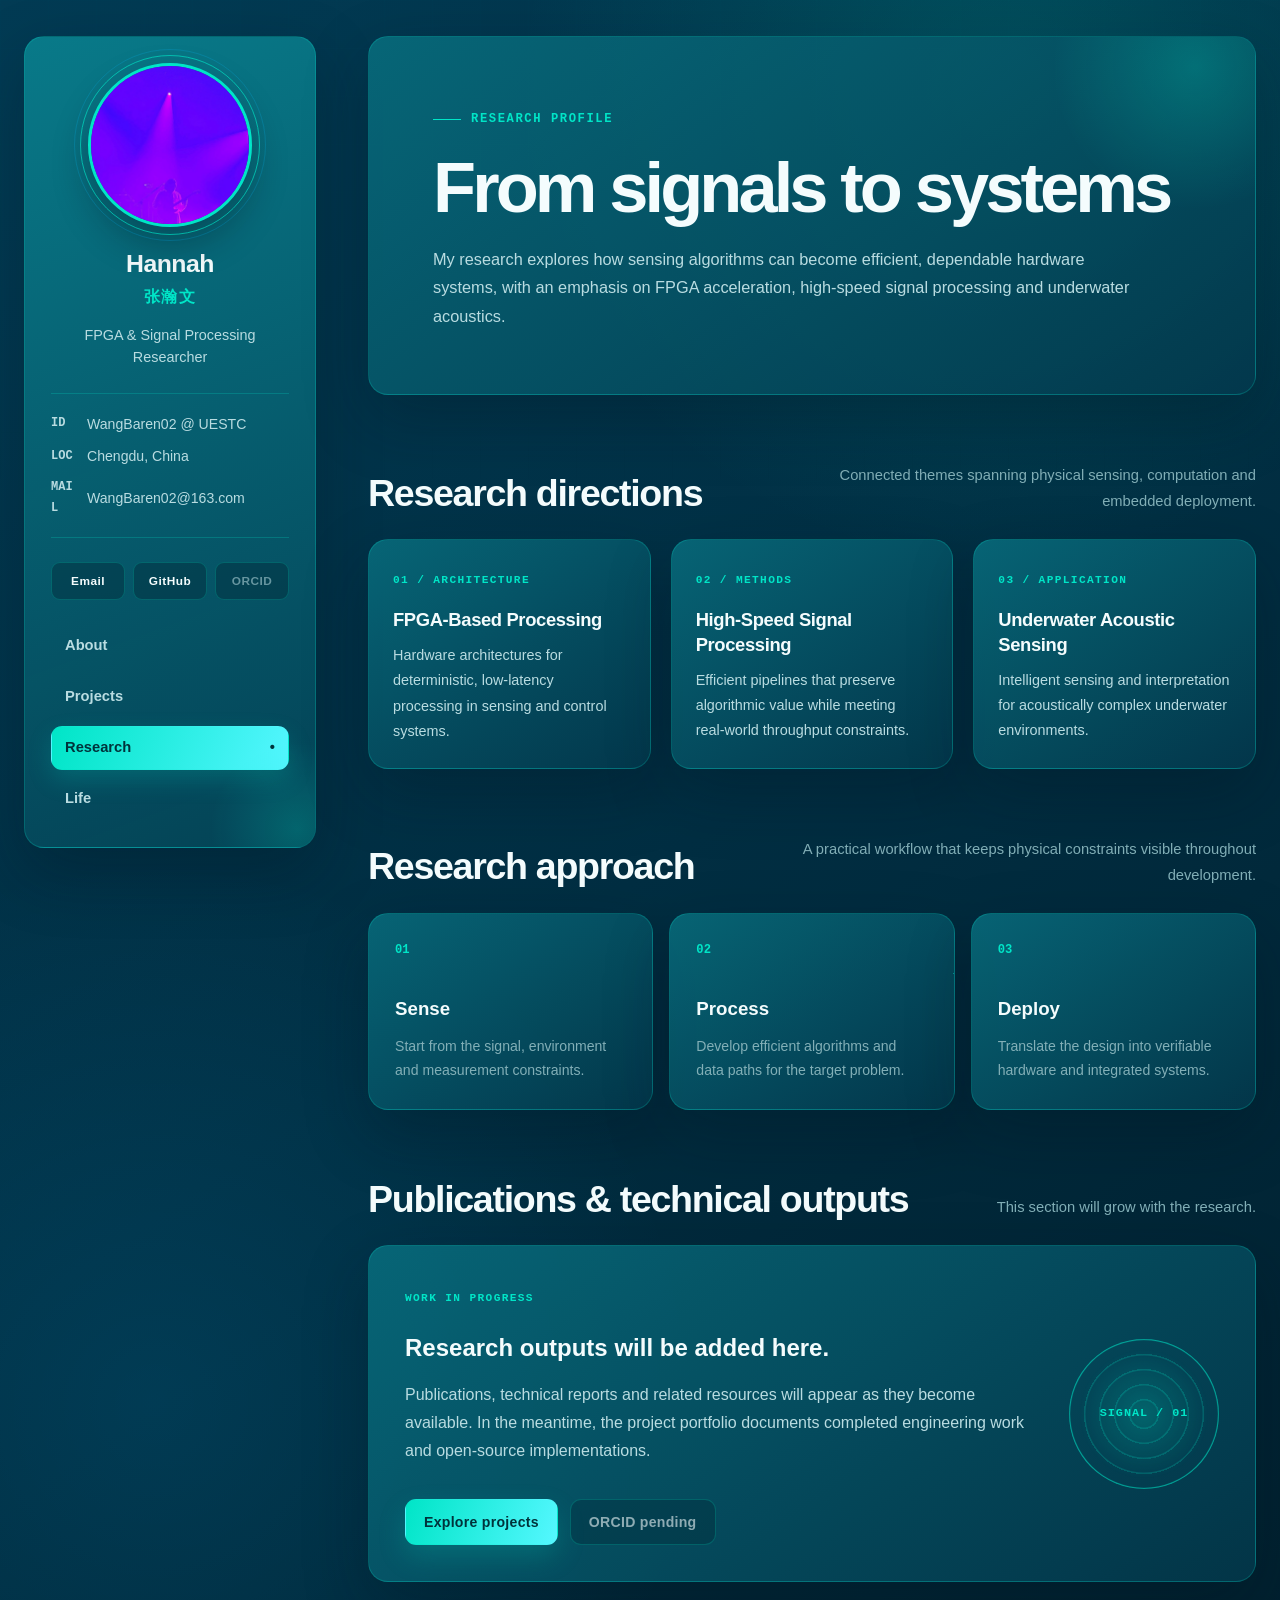
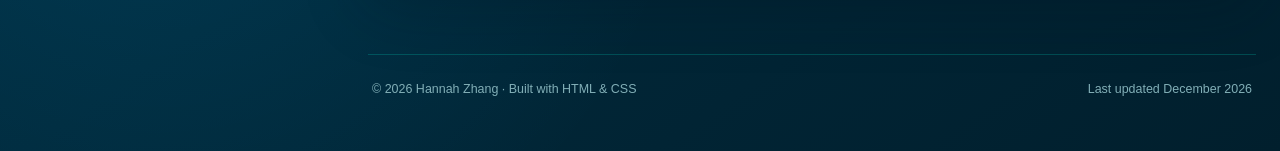
<file: research.html>
<!doctype html>
<html lang="en">
<head>
    <meta charset="utf-8">
    <meta name="viewport" content="width=device-width, initial-scale=1">
    <meta name="description" content="Research interests and current directions of Hannah Zhang: FPGA systems, signal processing and underwater acoustic sensing.">
    <meta name="theme-color" content="#023b54">
    <meta property="og:title" content="Research | Hannah Zhang">
    <meta property="og:description" content="Research directions spanning sensing, signal processing and FPGA deployment.">
    <meta property="og:type" content="website">
    <meta property="og:url" content="https://wangbaren02.github.io/research.html">
    <meta property="og:image" content="https://wangbaren02.github.io/figure/Hannah.jpg">
    <link rel="canonical" href="https://wangbaren02.github.io/research.html">
    <link rel="icon" type="image/jpeg" href="figure/Hannah.jpg">
    <link rel="stylesheet" href="assets/css/site.css">
    <script src="assets/js/site.js" defer></script>
    <title>Research | Hannah Zhang</title>
</head>
<body>
    <a class="skip-link" href="#main-content">Skip to content</a>

    <div class="site-shell">
        <aside class="sidebar" aria-label="Profile and site navigation">
            <div class="profile">
                <div class="avatar-wrap">
                    <img class="avatar" src="figure/Hannah.jpg" decoding="async" fetchpriority="high" alt="Hannah Zhang's purple-toned profile image">
                </div>
                <h2 class="profile-name">Hannah</h2>
                <p class="profile-name-cn" lang="zh-CN">张瀚文</p>
                <p class="profile-role">FPGA &amp; Signal Processing Researcher</p>
            </div>

            <div class="sidebar-details">
                <ul class="profile-meta">
                    <li><span class="meta-mark" aria-hidden="true">ID</span><span>WangBaren02 @ UESTC</span></li>
                    <li><span class="meta-mark" aria-hidden="true">LOC</span><span>Chengdu, China</span></li>
                    <li><span class="meta-mark" aria-hidden="true">MAIL</span><a href="mailto:WangBaren02@163.com">WangBaren02@163.com</a></li>
                </ul>

                <div class="social-row" aria-label="External profiles">
                    <a class="social-link" href="mailto:WangBaren02@163.com">Email</a>
                    <a class="social-link" href="https://github.com/WangBaren02" target="_blank" rel="noopener noreferrer">GitHub</a>
                    <span class="social-link is-disabled" aria-disabled="true" title="ORCID profile will be added later">ORCID</span>
                </div>

                <nav class="navigation" aria-label="Primary navigation">
                    <a href="index.html">About</a>
                    <a href="projects.html">Projects</a>
                    <a class="active" href="research.html" aria-current="page">Research</a>
                    <a href="life.html">Life</a>
                </nav>
            </div>
        </aside>

        <main class="content" id="main-content">
            <header class="page-header">
                <p class="eyebrow">Research Profile</p>
                <h1>From signals to systems</h1>
                <p class="page-intro">
                    My research explores how sensing algorithms can become efficient, dependable hardware systems,
                    with an emphasis on FPGA acceleration, high-speed signal processing and underwater acoustics.
                </p>
            </header>

            <section class="section" aria-labelledby="directions-title">
                <div class="section-heading">
                    <h2 id="directions-title">Research directions</h2>
                    <p>Connected themes spanning physical sensing, computation and embedded deployment.</p>
                </div>
                <div class="research-grid">
                    <article class="card research-card">
                        <span class="card-index">01 / Architecture</span>
                        <h3>FPGA-Based Processing</h3>
                        <p>
                            Hardware architectures for deterministic, low-latency processing in sensing and control
                            systems.
                        </p>
                    </article>
                    <article class="card research-card">
                        <span class="card-index">02 / Methods</span>
                        <h3>High-Speed Signal Processing</h3>
                        <p>
                            Efficient pipelines that preserve algorithmic value while meeting real-world throughput
                            constraints.
                        </p>
                    </article>
                    <article class="card research-card">
                        <span class="card-index">03 / Application</span>
                        <h3>Underwater Acoustic Sensing</h3>
                        <p>
                            Intelligent sensing and interpretation for acoustically complex underwater
                            environments.
                        </p>
                    </article>
                </div>
            </section>

            <section class="section" aria-labelledby="approach-title">
                <div class="section-heading">
                    <h2 id="approach-title">Research approach</h2>
                    <p>A practical workflow that keeps physical constraints visible throughout development.</p>
                </div>
                <div class="research-flow">
                    <article class="card flow-step">
                        <h3>Sense</h3>
                        <p>Start from the signal, environment and measurement constraints.</p>
                    </article>
                    <article class="card flow-step">
                        <h3>Process</h3>
                        <p>Develop efficient algorithms and data paths for the target problem.</p>
                    </article>
                    <article class="card flow-step">
                        <h3>Deploy</h3>
                        <p>Translate the design into verifiable hardware and integrated systems.</p>
                    </article>
                </div>
            </section>

            <section class="section" aria-labelledby="output-title">
                <div class="section-heading">
                    <h2 id="output-title">Publications &amp; technical outputs</h2>
                    <p>This section will grow with the research.</p>
                </div>
                <div class="card empty-state">
                    <div>
                        <span class="card-index">WORK IN PROGRESS</span>
                        <h2>Research outputs will be added here.</h2>
                        <p>
                            Publications, technical reports and related resources will appear as they become
                            available. In the meantime, the project portfolio documents completed engineering work
                            and open-source implementations.
                        </p>
                        <div class="card-actions">
                            <a class="button" href="projects.html">Explore projects</a>
                            <span class="button secondary" aria-disabled="true" title="ORCID profile will be added later">ORCID pending</span>
                        </div>
                    </div>
                    <div class="empty-visual" aria-hidden="true">SIGNAL / 01</div>
                </div>
            </section>

            <footer class="site-footer">
                <p>© <span data-current-year>2026</span> Hannah Zhang · Built with HTML &amp; CSS</p>
                <p>Last updated <time data-last-updated>July 2026</time></p>
            </footer>
        </main>
    </div>
</body>
</html>
</file>
<file: assets/css/site.css>
:root {
    color-scheme: dark;
    --bg-deep: #011f2d;
    --bg-main: #023b54;
    --bg-raised: #064d61;
    --surface: rgba(7, 94, 112, 0.84);
    --surface-strong: rgba(8, 119, 134, 0.9);
    --surface-soft: rgba(2, 55, 73, 0.7);
    --accent: #00e5c7;
    --accent-blue: #00b8ff;
    --accent-hover: #50ffe7;
    --text-primary: #f4fcfd;
    --text-secondary: #b9dce1;
    --text-muted: #82afb7;
    --border: rgba(0, 229, 199, 0.22);
    --border-strong: rgba(0, 229, 199, 0.48);
    --shadow: 0 24px 64px rgba(0, 18, 28, 0.28);
    --shadow-hover: 0 28px 72px rgba(0, 20, 30, 0.38);
    --radius-lg: 20px;
    --radius-md: 14px;
    --radius-sm: 10px;
    --content-width: 1280px;
}

*,
*::before,
*::after {
    box-sizing: border-box;
}

html {
    scroll-behavior: smooth;
}

body {
    min-height: 100vh;
    margin: 0;
    overflow-x: hidden;
    color: var(--text-secondary);
    font-family: Inter, "Noto Sans SC", -apple-system, BlinkMacSystemFont, "Segoe UI", sans-serif;
    font-size: 16px;
    line-height: 1.75;
    background:
        radial-gradient(circle at 78% 5%, rgba(0, 229, 199, 0.16), transparent 30rem),
        radial-gradient(circle at 12% 80%, rgba(0, 184, 255, 0.11), transparent 34rem),
        linear-gradient(145deg, var(--bg-main) 0%, #012e42 50%, var(--bg-deep) 100%);
}

body::before {
    position: fixed;
    inset: 0;
    z-index: -1;
    pointer-events: none;
    content: "";
    opacity: 0.2;
    background-image:
        linear-gradient(rgba(0, 229, 199, 0.06) 1px, transparent 1px),
        linear-gradient(90deg, rgba(0, 229, 199, 0.06) 1px, transparent 1px);
    background-size: 48px 48px;
    mask-image: linear-gradient(to bottom, black, transparent 76%);
}

img {
    display: block;
    max-width: 100%;
}

a {
    color: var(--accent-blue);
    text-decoration: none;
    text-underline-offset: 0.2em;
}

a:hover {
    color: var(--accent-hover);
}

a:focus-visible,
button:focus-visible,
audio:focus-visible {
    outline: 3px solid var(--accent);
    outline-offset: 4px;
}

p,
h1,
h2,
h3 {
    margin-top: 0;
}

.skip-link {
    position: fixed;
    top: 12px;
    left: 12px;
    z-index: 20;
    padding: 10px 14px;
    color: #002f39;
    font-weight: 800;
    background: var(--accent);
    border-radius: var(--radius-sm);
    transform: translateY(-150%);
}

.skip-link:focus {
    transform: translateY(0);
}

.site-shell {
    display: grid;
    grid-template-columns: 292px minmax(0, 1fr);
    gap: 52px;
    width: min(var(--content-width), calc(100% - 48px));
    margin: 0 auto;
    padding: 36px 0 52px;
}

.sidebar {
    position: sticky;
    top: 28px;
    align-self: start;
    overflow: hidden;
    padding: 26px;
    background:
        linear-gradient(160deg, rgba(9, 126, 140, 0.94), rgba(4, 68, 87, 0.92));
    border: 1px solid var(--border);
    border-radius: var(--radius-lg);
    box-shadow: var(--shadow);
}

.sidebar::after {
    position: absolute;
    right: -72px;
    bottom: -72px;
    width: 180px;
    height: 180px;
    pointer-events: none;
    content: "";
    background: radial-gradient(circle, rgba(0, 229, 199, 0.2), transparent 68%);
}

.profile {
    text-align: center;
}

.avatar-wrap {
    position: relative;
    width: 164px;
    height: 164px;
    margin: 0 auto 22px;
}

.avatar-wrap::before,
.avatar-wrap::after {
    position: absolute;
    inset: -8px;
    content: "";
    border: 1px solid rgba(0, 229, 199, 0.65);
    border-radius: 50%;
}

.avatar-wrap::after {
    inset: -14px;
    border-color: rgba(0, 184, 255, 0.2);
}

.avatar {
    width: 100%;
    height: 100%;
    object-fit: cover;
    border: 3px solid var(--accent);
    border-radius: 50%;
    box-shadow: 0 18px 36px rgba(0, 15, 27, 0.32);
}

.profile-name {
    margin-bottom: 3px;
    color: var(--text-primary);
    font-size: 1.55rem;
    line-height: 1.25;
    letter-spacing: -0.02em;
}

.profile-name-cn {
    margin-bottom: 13px;
    color: var(--accent);
    font-size: 1rem;
    font-weight: 700;
    letter-spacing: 0.08em;
}

.profile-role {
    max-width: 220px;
    margin: 0 auto;
    color: var(--text-secondary);
    font-size: 0.9rem;
    line-height: 1.55;
}

.profile-meta {
    display: grid;
    gap: 8px;
    margin: 24px 0;
    padding: 18px 0;
    list-style: none;
    text-align: left;
    border-top: 1px solid var(--border);
    border-bottom: 1px solid var(--border);
}

.profile-meta li {
    display: grid;
    grid-template-columns: 28px 1fr;
    column-gap: 8px;
    align-items: center;
    min-width: 0;
    font-size: 0.88rem;
}

.meta-mark {
    color: var(--accent);
    font-family: ui-monospace, SFMono-Regular, Consolas, monospace;
    font-size: 0.75rem;
    font-weight: 800;
}

.profile-meta a,
.profile-meta span {
    min-width: 0;
    color: var(--text-secondary);
    overflow-wrap: anywhere;
}

.profile-meta a:hover {
    color: var(--accent-hover);
}

.social-row {
    display: grid;
    grid-template-columns: repeat(3, minmax(0, 1fr));
    gap: 8px;
    margin-bottom: 24px;
}

.social-link {
    display: grid;
    place-items: center;
    min-height: 38px;
    padding: 6px;
    color: var(--text-primary);
    font-size: 0.74rem;
    font-weight: 800;
    letter-spacing: 0.04em;
    background: rgba(1, 35, 48, 0.36);
    border: 1px solid var(--border);
    border-radius: 9px;
    transition: transform 180ms ease, border-color 180ms ease, background-color 180ms ease;
}

.social-link:hover {
    color: var(--text-primary);
    background: rgba(0, 229, 199, 0.13);
    border-color: var(--border-strong);
    transform: translateY(-2px);
}

.social-link.is-disabled {
    color: rgba(185, 220, 225, 0.55);
    cursor: not-allowed;
}

.navigation {
    display: grid;
    gap: 7px;
}

.navigation a {
    display: flex;
    align-items: center;
    justify-content: space-between;
    min-height: 44px;
    padding: 8px 13px;
    color: var(--text-secondary);
    font-size: 0.92rem;
    font-weight: 750;
    border: 1px solid transparent;
    border-radius: 11px;
    transition: color 180ms ease, background-color 180ms ease, transform 180ms ease;
}

.navigation a::after {
    color: var(--accent);
    content: "↗";
    opacity: 0;
    transform: translate(-4px, 4px);
    transition: opacity 180ms ease, transform 180ms ease;
}

.navigation a:hover {
    color: var(--text-primary);
    background: rgba(0, 229, 199, 0.08);
    transform: translateX(3px);
}

.navigation a:hover::after {
    opacity: 1;
    transform: translate(0, 0);
}

.navigation a.active {
    color: #00333b;
    background: linear-gradient(110deg, var(--accent), #54f6ff);
    box-shadow: 0 10px 24px rgba(0, 229, 199, 0.18);
}

.navigation a.active::after {
    color: #00333b;
    content: "•";
    opacity: 1;
    transform: none;
}

.content {
    min-width: 0;
}

.hero,
.page-header,
.card {
    position: relative;
    overflow: hidden;
    background:
        linear-gradient(145deg, rgba(8, 112, 128, 0.82), rgba(3, 57, 77, 0.82));
    border: 1px solid var(--border);
    border-radius: var(--radius-lg);
    box-shadow: var(--shadow);
}

.hero::after,
.page-header::after {
    position: absolute;
    top: -120px;
    right: -90px;
    width: 300px;
    height: 300px;
    pointer-events: none;
    content: "";
    background: radial-gradient(circle, rgba(0, 229, 199, 0.23), transparent 67%);
}

.hero {
    min-height: 520px;
    padding: clamp(40px, 7vw, 76px);
}

.hero::before {
    position: absolute;
    right: 5%;
    bottom: 52px;
    width: 42%;
    height: 74px;
    pointer-events: none;
    content: "";
    opacity: 0.35;
    background:
        linear-gradient(90deg, transparent, var(--accent), transparent) 0 50% / 100% 1px no-repeat,
        linear-gradient(135deg, transparent 0 44%, var(--accent) 45% 47%, transparent 48% 100%) 0 0 / 34px 34px repeat-x;
    mask-image: linear-gradient(90deg, transparent, black 20%, black 80%, transparent);
}

.eyebrow {
    display: inline-flex;
    align-items: center;
    gap: 10px;
    margin-bottom: 22px;
    color: var(--accent);
    font-family: ui-monospace, SFMono-Regular, Consolas, monospace;
    font-size: 0.76rem;
    font-weight: 800;
    letter-spacing: 0.13em;
    text-transform: uppercase;
}

.eyebrow::before {
    width: 28px;
    height: 1px;
    content: "";
    background: var(--accent);
}

.hero h1,
.page-header h1 {
    position: relative;
    z-index: 1;
    max-width: 820px;
    margin-bottom: 20px;
    color: var(--text-primary);
    font-size: clamp(2.6rem, 6vw, 4.8rem);
    line-height: 1.03;
    letter-spacing: -0.055em;
}

.hero h1 span {
    display: block;
    margin-top: 8px;
    color: var(--accent);
    font-size: 0.46em;
    letter-spacing: 0.04em;
}

.hero-lead {
    position: relative;
    z-index: 1;
    max-width: 710px;
    margin-bottom: 30px;
    color: var(--text-primary);
    font-size: clamp(1.1rem, 2vw, 1.35rem);
    line-height: 1.55;
}

.hero-copy,
.page-intro {
    max-width: 720px;
    margin-bottom: 0;
    color: var(--text-secondary);
    font-size: 1.02rem;
}

.hero-actions,
.card-actions {
    display: flex;
    flex-wrap: wrap;
    gap: 12px;
    margin-top: 34px;
}

.button {
    display: inline-flex;
    align-items: center;
    justify-content: center;
    min-height: 46px;
    padding: 10px 18px;
    color: #00333b;
    font-size: 0.88rem;
    font-weight: 850;
    letter-spacing: 0.02em;
    background: linear-gradient(110deg, var(--accent), #55f7ff);
    border: 1px solid transparent;
    border-radius: 11px;
    box-shadow: 0 12px 28px rgba(0, 229, 199, 0.18);
    transition: transform 180ms ease, box-shadow 180ms ease;
}

.button:hover {
    color: #002c35;
    box-shadow: 0 16px 34px rgba(0, 229, 199, 0.28);
    transform: translateY(-2px);
}

.button.secondary {
    color: var(--text-primary);
    background: rgba(2, 42, 56, 0.38);
    border-color: var(--border-strong);
    box-shadow: none;
}

.button.secondary:hover {
    color: var(--accent-hover);
    background: rgba(0, 229, 199, 0.09);
}

.button.small {
    min-height: 38px;
    padding: 7px 13px;
    font-size: 0.77rem;
    border-radius: 9px;
}

.button[aria-disabled="true"] {
    color: rgba(244, 252, 253, 0.58);
    cursor: not-allowed;
    background: rgba(2, 42, 56, 0.38);
    border-color: var(--border);
    box-shadow: none;
    pointer-events: none;
}

.section {
    margin-top: 68px;
}

.section-heading {
    display: flex;
    align-items: end;
    justify-content: space-between;
    gap: 24px;
    margin-bottom: 24px;
}

.section-heading h2 {
    margin-bottom: 0;
    color: var(--text-primary);
    font-size: clamp(1.75rem, 3vw, 2.35rem);
    line-height: 1.15;
    letter-spacing: -0.035em;
}

.section-heading p {
    max-width: 470px;
    margin-bottom: 0;
    color: var(--text-muted);
    font-size: 0.92rem;
    text-align: right;
}

.focus-grid,
.featured-grid,
.project-grid,
.interest-grid {
    display: grid;
    grid-template-columns: repeat(3, minmax(0, 1fr));
    gap: 20px;
}

.focus-card,
.featured-card,
.research-card,
.project-card,
.interest-card,
.empty-state,
.timeline-wrap,
.photo-card {
    padding: 24px;
    transition: transform 180ms ease, border-color 180ms ease, box-shadow 180ms ease;
}

.focus-card:hover,
.featured-card:hover,
.research-card:hover,
.project-card:hover,
.interest-card:hover {
    border-color: var(--border-strong);
    box-shadow: var(--shadow-hover);
    transform: translateY(-4px);
}

.card-index,
.project-kicker,
.interest-type {
    display: inline-block;
    margin-bottom: 18px;
    color: var(--accent);
    font-family: ui-monospace, SFMono-Regular, Consolas, monospace;
    font-size: 0.7rem;
    font-weight: 850;
    letter-spacing: 0.12em;
    text-transform: uppercase;
}

.focus-card h3,
.featured-card h3,
.research-card h3,
.project-card h2,
.interest-card h2 {
    margin-bottom: 10px;
    color: var(--text-primary);
    font-size: 1.15rem;
    line-height: 1.35;
    letter-spacing: -0.02em;
}

.focus-card p,
.featured-card p,
.research-card p,
.project-card p,
.interest-card p {
    margin-bottom: 0;
    color: var(--text-secondary);
    font-size: 0.9rem;
}

.about-grid {
    display: grid;
    grid-template-columns: minmax(0, 1.14fr) minmax(280px, 0.86fr);
    gap: 22px;
}

.about-copy,
.timeline-wrap {
    padding: 30px;
}

.about-copy p:last-child {
    margin-bottom: 0;
}

.timeline {
    display: grid;
    gap: 24px;
}

.timeline-item {
    position: relative;
    padding-left: 24px;
    border-left: 1px solid var(--border-strong);
}

.timeline-item::before {
    position: absolute;
    top: 9px;
    left: -5px;
    width: 9px;
    height: 9px;
    content: "";
    background: var(--accent);
    border-radius: 50%;
    box-shadow: 0 0 0 5px rgba(0, 229, 199, 0.1);
}

.timeline-year {
    margin-bottom: 4px;
    color: var(--accent);
    font-family: ui-monospace, SFMono-Regular, Consolas, monospace;
    font-size: 0.72rem;
    font-weight: 800;
}

.timeline-item h3 {
    margin-bottom: 4px;
    color: var(--text-primary);
    font-size: 1rem;
}

.timeline-item p {
    margin-bottom: 0;
    color: var(--text-muted);
    font-size: 0.84rem;
}

.featured-card {
    padding: 0;
}

.featured-image,
.project-image {
    width: 100%;
    aspect-ratio: 16 / 9;
    object-fit: cover;
    border-bottom: 1px solid var(--border);
    transition: transform 280ms ease, filter 280ms ease;
}

.featured-card:hover .featured-image,
.project-card:hover .project-image {
    filter: saturate(1.12) contrast(1.04);
    transform: scale(1.025);
}

.featured-media,
.project-media {
    overflow: hidden;
}

.featured-body {
    padding: 22px;
}

.featured-meta,
.tag-row {
    display: flex;
    flex-wrap: wrap;
    gap: 7px;
    margin-bottom: 14px;
}

.tag,
.award-badge,
.role-badge {
    display: inline-flex;
    align-items: center;
    min-height: 25px;
    padding: 3px 8px;
    color: var(--accent);
    font-family: ui-monospace, SFMono-Regular, Consolas, monospace;
    font-size: 0.64rem;
    font-weight: 800;
    letter-spacing: 0.04em;
    background: rgba(0, 229, 199, 0.08);
    border: 1px solid var(--border);
    border-radius: 999px;
}

.photo-feature {
    display: grid;
    grid-template-columns: minmax(0, 1.2fr) minmax(260px, 0.8fr);
    align-items: stretch;
    padding: 0;
}

.photo-feature img {
    width: 100%;
    height: 100%;
    min-height: 360px;
    object-fit: cover;
}

.photo-feature-copy {
    display: flex;
    flex-direction: column;
    justify-content: center;
    padding: 34px;
}

.photo-feature-copy h3 {
    margin-bottom: 12px;
    color: var(--text-primary);
    font-size: 1.4rem;
}

.photo-feature-copy p {
    margin-bottom: 0;
}

.photo-caption {
    margin-top: 18px;
    color: var(--text-muted);
    font-size: 0.78rem;
    font-style: italic;
}

.page-header {
    min-height: 310px;
    padding: clamp(36px, 6vw, 64px);
}

.page-header h1 {
    max-width: 900px;
    font-size: clamp(2.6rem, 6vw, 4.4rem);
}

.project-grid {
    grid-template-columns: repeat(2, minmax(0, 1fr));
}

.project-card {
    display: flex;
    flex-direction: column;
    padding: 0;
}

.project-body {
    display: flex;
    flex: 1;
    flex-direction: column;
    padding: 24px;
}

.project-card h2 {
    font-size: 1.08rem;
}

.project-card h2 a {
    color: var(--text-primary);
}

.project-card h2 a:hover {
    color: var(--accent-hover);
}

.project-summary {
    flex: 1;
}

.project-outcome {
    display: flex;
    flex-wrap: wrap;
    gap: 8px;
    margin-top: 18px;
}

.award-badge {
    color: #00343b;
    background: var(--accent);
    border-color: transparent;
}

.role-badge {
    color: var(--text-primary);
    background: rgba(0, 184, 255, 0.12);
    border-color: rgba(0, 184, 255, 0.32);
}

.research-grid {
    display: grid;
    grid-template-columns: repeat(3, minmax(0, 1fr));
    gap: 20px;
}

.research-card {
    min-height: 220px;
}

.research-flow {
    display: grid;
    grid-template-columns: repeat(3, minmax(0, 1fr));
    gap: 16px;
    counter-reset: flow;
}

.flow-step {
    position: relative;
    padding: 26px;
    counter-increment: flow;
}

.flow-step::before {
    display: block;
    margin-bottom: 32px;
    color: var(--accent);
    font-family: ui-monospace, SFMono-Regular, Consolas, monospace;
    font-size: 0.76rem;
    font-weight: 800;
    content: "0" counter(flow);
}

.flow-step:not(:last-child)::after {
    position: absolute;
    top: 42px;
    right: -15px;
    z-index: 2;
    color: var(--accent);
    font-size: 1.2rem;
    content: "→";
}

.flow-step h3 {
    margin-bottom: 8px;
    color: var(--text-primary);
}

.flow-step p {
    margin-bottom: 0;
    color: var(--text-muted);
    font-size: 0.88rem;
}

.empty-state {
    display: grid;
    grid-template-columns: 1fr auto;
    gap: 40px;
    align-items: center;
    min-height: 250px;
    padding: 36px;
}

.empty-state h2 {
    margin-bottom: 12px;
    color: var(--text-primary);
    font-size: 1.5rem;
}

.empty-state p {
    max-width: 660px;
    margin-bottom: 0;
}

.empty-visual {
    display: grid;
    place-items: center;
    width: 150px;
    height: 150px;
    color: var(--accent);
    font-family: ui-monospace, SFMono-Regular, Consolas, monospace;
    font-size: 0.74rem;
    font-weight: 800;
    letter-spacing: 0.08em;
    background:
        radial-gradient(circle, rgba(0, 229, 199, 0.22), transparent 62%),
        repeating-radial-gradient(circle, transparent 0 13px, rgba(0, 229, 199, 0.2) 14px 15px);
    border: 1px solid var(--border-strong);
    border-radius: 50%;
}

.photo-mosaic {
    display: grid;
    grid-template-columns: minmax(0, 1.15fr) minmax(0, 0.6fr) minmax(0, 0.6fr);
    grid-template-rows: repeat(2, 255px);
    gap: 16px;
}

.photo-card {
    position: relative;
    overflow: hidden;
    padding: 0;
}

.photo-card:first-child {
    grid-column: 1;
    grid-row: 1 / 3;
}

.photo-card:nth-child(2) {
    grid-column: 2 / 4;
    grid-row: 1;
}

.photo-card:nth-child(3) {
    grid-column: 2;
    grid-row: 2;
}

.photo-card:nth-child(4) {
    grid-column: 3;
    grid-row: 2;
}

.photo-card img {
    width: 100%;
    height: 100%;
    object-fit: cover;
    transition: transform 320ms ease, filter 320ms ease;
}

.photo-card:hover img {
    filter: saturate(1.12) contrast(1.05);
    transform: scale(1.035);
}

.photo-card figcaption {
    position: absolute;
    right: 0;
    bottom: 0;
    left: 0;
    padding: 42px 18px 16px;
    color: var(--text-primary);
    font-size: 0.8rem;
    font-weight: 700;
    background: linear-gradient(transparent, rgba(1, 27, 39, 0.9));
    opacity: 0;
    transform: translateY(8px);
    transition: opacity 180ms ease, transform 180ms ease;
}

.photo-card:hover figcaption {
    opacity: 1;
    transform: translateY(0);
}

.interest-grid {
    grid-template-columns: repeat(2, minmax(0, 1fr));
}

.interest-card {
    display: grid;
    grid-template-columns: 148px 1fr;
    gap: 22px;
    align-items: center;
}

.interest-image {
    width: 148px;
    aspect-ratio: 1 / 1;
    object-fit: cover;
    border: 1px solid var(--border);
    border-radius: 12px;
}

.interest-card h2 {
    margin-bottom: 4px;
}

.interest-quote {
    color: var(--text-muted) !important;
    font-style: italic;
}

.audio-wrap {
    margin-top: 14px;
    padding: 10px;
    background: rgba(1, 35, 48, 0.5);
    border: 1px solid var(--border);
    border-radius: 11px;
}

.audio-wrap audio {
    display: block;
    width: 100%;
    height: 34px;
}

.site-footer {
    display: flex;
    align-items: center;
    justify-content: space-between;
    gap: 22px;
    margin-top: 72px;
    padding: 24px 4px 0;
    color: var(--text-muted);
    font-size: 0.78rem;
    border-top: 1px solid var(--border);
}

.site-footer p {
    margin: 0;
}

.site-footer a {
    color: var(--text-secondary);
}

@media (max-width: 1100px) {
    .site-shell {
        grid-template-columns: 260px minmax(0, 1fr);
        gap: 30px;
    }

    .sidebar {
        padding: 22px;
    }

    .avatar-wrap {
        width: 142px;
        height: 142px;
    }

    .featured-grid {
        grid-template-columns: repeat(2, minmax(0, 1fr));
    }

    .featured-card:last-child {
        grid-column: 1 / -1;
    }

    .interest-card {
        grid-template-columns: 112px 1fr;
    }

    .interest-image {
        width: 112px;
    }
}

@media (max-width: 900px) {
    .site-shell {
        display: block;
        width: min(100% - 32px, 760px);
        padding-top: 18px;
    }

    .sidebar {
        position: static;
        display: grid;
        grid-template-columns: 150px 1fr;
        gap: 22px;
        margin-bottom: 28px;
    }

    .profile {
        align-self: center;
    }

    .avatar-wrap {
        width: 108px;
        height: 108px;
        margin-bottom: 14px;
    }

    .profile-name {
        font-size: 1.15rem;
    }

    .profile-name-cn {
        margin-bottom: 0;
        font-size: 0.82rem;
    }

    .profile-role {
        display: none;
    }

    .sidebar-details {
        min-width: 0;
    }

    .profile-meta {
        grid-template-columns: repeat(2, minmax(0, 1fr));
        margin: 0 0 15px;
        padding: 0 0 15px;
        border-top: 0;
    }

    .social-row {
        max-width: 320px;
        margin-bottom: 14px;
    }

    .navigation {
        display: flex;
        flex-wrap: wrap;
    }

    .navigation a {
        min-height: 38px;
        padding: 6px 11px;
    }

    .navigation a::after {
        display: none;
    }

    .about-grid,
    .photo-feature {
        grid-template-columns: 1fr;
    }

    .photo-feature img {
        max-height: 450px;
    }

    .project-grid,
    .interest-grid {
        grid-template-columns: 1fr;
    }
}

@media (max-width: 680px) {
    body::before {
        background-size: 32px 32px;
    }

    .site-shell {
        width: min(100% - 22px, 560px);
    }

    .sidebar {
        display: block;
        padding: 20px;
    }

    .profile {
        display: grid;
        grid-template-columns: 90px 1fr;
        column-gap: 18px;
        align-items: center;
        text-align: left;
    }

    .avatar-wrap {
        grid-row: 1 / 4;
        width: 82px;
        height: 82px;
        margin: 0;
    }

    .profile-name,
    .profile-name-cn,
    .profile-role {
        margin-left: 0;
    }

    .profile-role {
        display: block;
        font-size: 0.78rem;
    }

    .sidebar-details {
        margin-top: 20px;
    }

    .profile-meta {
        grid-template-columns: 1fr;
    }

    .social-row {
        max-width: none;
    }

    .navigation {
        display: grid;
        grid-template-columns: repeat(2, minmax(0, 1fr));
    }

    .hero {
        min-height: 0;
        padding: 34px 24px 42px;
    }

    .hero h1,
    .page-header h1 {
        font-size: clamp(2.35rem, 14vw, 3.25rem);
    }

    .hero::before {
        right: 0;
        bottom: 22px;
        width: 100%;
    }

    .page-header {
        min-height: 0;
        padding: 34px 24px;
    }

    .section {
        margin-top: 50px;
    }

    .section-heading {
        display: block;
    }

    .section-heading p {
        margin-top: 10px;
        text-align: left;
    }

    .focus-grid,
    .featured-grid,
    .research-grid,
    .research-flow {
        grid-template-columns: 1fr;
    }

    .featured-card:last-child {
        grid-column: auto;
    }

    .flow-step:not(:last-child)::after {
        top: auto;
        right: 24px;
        bottom: -20px;
        content: "↓";
    }

    .empty-state {
        grid-template-columns: 1fr;
    }

    .empty-visual {
        width: 120px;
        height: 120px;
    }

    .photo-mosaic {
        display: grid;
        grid-template-columns: 1fr;
        grid-template-rows: repeat(4, 280px);
    }

    .photo-card:first-child {
        grid-column: auto;
        grid-row: auto;
    }

    .photo-card:nth-child(2),
    .photo-card:nth-child(3),
    .photo-card:nth-child(4) {
        grid-column: auto;
        grid-row: auto;
    }

    .photo-card figcaption {
        opacity: 1;
        transform: none;
    }

    .interest-card {
        grid-template-columns: 94px 1fr;
        gap: 16px;
        padding: 18px;
    }

    .interest-image {
        width: 94px;
    }

    .site-footer {
        display: block;
    }

    .site-footer p + p {
        margin-top: 5px;
    }
}

@media (prefers-reduced-motion: reduce) {
    *,
    *::before,
    *::after {
        scroll-behavior: auto !important;
        transition-duration: 0.01ms !important;
        animation-duration: 0.01ms !important;
        animation-iteration-count: 1 !important;
    }
}
</file>
